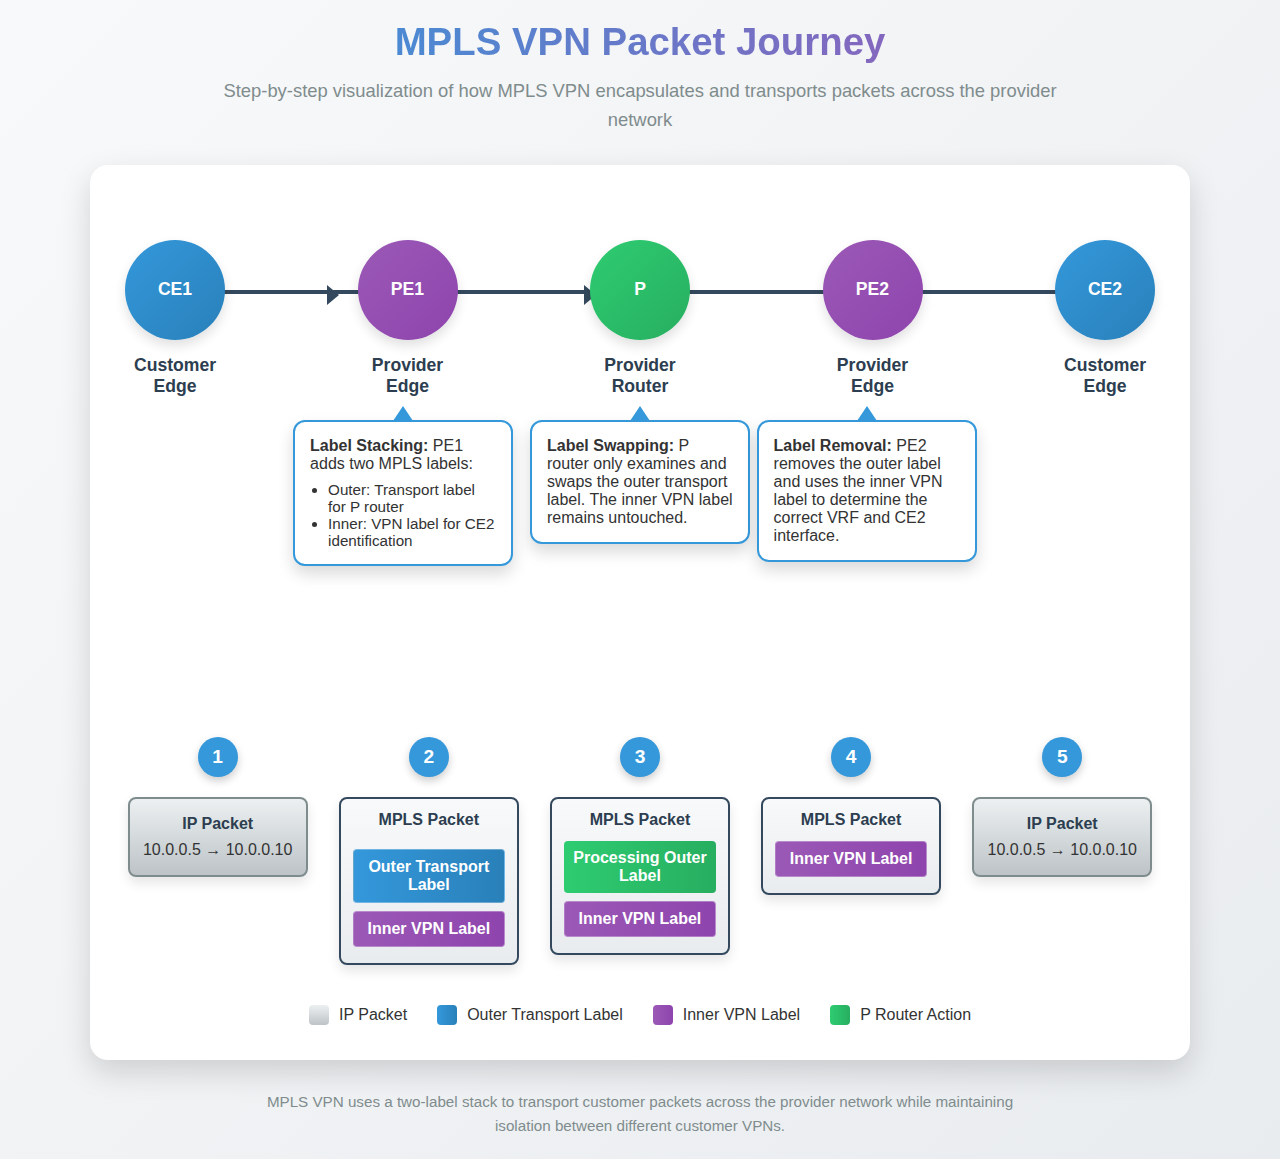
<file: templates/cn.html>
<!DOCTYPE html>
<html lang="en">
<head>
    <meta charset="UTF-8">
    <meta name="viewport" content="width=device-width, initial-scale=1.0">
    <title>MPLS VPN Packet Journey</title>
    <style>
        * {
            margin: 0;
            padding: 0;
            box-sizing: border-box;
            font-family: 'Segoe UI', Tahoma, Geneva, Verdana, sans-serif;
        }
        
        body {
            background: linear-gradient(135deg, #f8f9fa 0%, #e9ecef 100%);
            min-height: 100vh;
            display: flex;
            flex-direction: column;
            align-items: center;
            padding: 20px;
            color: #333;
        }
        
        .header {
            text-align: center;
            margin-bottom: 30px;
            max-width: 900px;
        }
        
        h1 {
            font-size: 2.4rem;
            color: #2c3e50;
            margin-bottom: 12px;
            background: linear-gradient(90deg, #3498db, #9b59b6);
            -webkit-background-clip: text;
            -webkit-text-fill-color: transparent;
            background-clip: text;
        }
        
        .subtitle {
            color: #7f8c8d;
            font-size: 1.15rem;
            line-height: 1.6;
        }
        
        .diagram-container {
            background: white;
            border-radius: 18px;
            box-shadow: 0 12px 30px rgba(0, 0, 0, 0.15);
            padding: 35px;
            width: 100%;
            max-width: 1100px;
            position: relative;
            overflow: hidden;
        }
        
        .flow-diagram {
            display: flex;
            flex-direction: column;
            align-items: center;
            position: relative;
        }
        
        .network-path {
            display: flex;
            justify-content: space-between;
            width: 100%;
            margin: 40px 0;
            position: relative;
            z-index: 2;
        }
        
        .device {
            display: flex;
            flex-direction: column;
            align-items: center;
            z-index: 3;
            width: 100px; /* Explicit width for alignment */
        }
        
        .device-icon {
            width: 100px;
            height: 100px;
            border-radius: 50%;
            display: flex;
            justify-content: center;
            align-items: center;
            font-weight: bold;
            font-size: 1.1rem;
            box-shadow: 0 6px 12px rgba(0, 0, 0, 0.12);
            position: relative;
        }
        
        .ce1, .ce2 {
            background: linear-gradient(135deg, #3498db, #2980b9);
            color: white;
        }
        
        .pe1, .pe2 {
            background: linear-gradient(135deg, #9b59b6, #8e44ad);
            color: white;
        }
        
        .p-router {
            background: linear-gradient(135deg, #2ecc71, #27ae60);
            color: white;
        }
        
        .device-label {
            margin-top: 15px;
            font-weight: 600;
            font-size: 1.1rem;
            color: #2c3e50;
            text-align: center;
        }
        
        /* --- CORRECTED Connection line and arrows --- */
        .network-path::before {
            content: '';
            position: absolute;
            top: 50px; /* Vertically center with icons */
            left: 50px; /* Start at the center of the first icon */
            width: calc(100% - 100px); /* Extend to the center of the last icon */
            height: 4px;
            background-color: #34495e;
            z-index: 1;
        }
        
        .arrow-head {
            position: absolute;
            top: 45px; /* Vertically center with the line */
            width: 0;
            height: 0;
            border-top: 10px solid transparent;
            border-bottom: 10px solid transparent;
            border-left: 12px solid #34495e;
            z-index: 2;
        }
        
        /* Position arrows to point at the center of each device icon */
        .arrow-1 { left: 25%; transform: translateX(-56px); } /* 50px radius + 6px half of border */
        .arrow-2 { left: 50%; transform: translateX(-56px); }
        .arrow-3 { left: 75%; transform: translateX(-56px); }
        .arrow-4 { left: 100%; transform: translateX(-56px); }
        
        /* Remove old broken connection styles */
        .connection { display: none; }
        
        /* Step indicators */
        .steps {
            display: flex;
            justify-content: space-between;
            width: 100%;
            /* FIX: Increased margin to prevent overlap with callouts */
            margin-top: 300px;
            position: relative;
        }
        
        .step {
            display: flex;
            flex-direction: column;
            align-items: center;
            flex-basis: 18%; /* Assign equal space */
            position: relative;
        }
        
        .step-number {
            width: 40px;
            height: 40px;
            border-radius: 50%;
            background: #3498db;
            color: white;
            display: flex;
            justify-content: center;
            align-items: center;
            font-weight: bold;
            font-size: 1.2rem;
            margin-bottom: 20px;
            box-shadow: 0 4px 8px rgba(0, 0, 0, 0.2);
            z-index: 20;
            position: relative;
        }
        
        .packet {
            width: 180px;
            min-height: 80px;
            background: white;
            border: 2px solid #34495e;
            border-radius: 8px;
            display: flex;
            flex-direction: column;
            justify-content: center;
            align-items: center;
            padding: 12px;
            box-shadow: 0 6px 12px rgba(0, 0, 0, 0.1);
            position: relative;
        }
        
        .packet-label {
            font-weight: 600;
            margin-bottom: 8px;
            color: #2c3e50;
        }
        
        .ip-packet {
            background: linear-gradient(to bottom, #ecf0f1, #bdc3c7);
            border-color: #7f8c8d;
        }
        
        .mpls-packet {
            background: linear-gradient(to bottom, #f8f9fa, #e9ecef);
        }
        
        .label-stack {
            display: flex;
            flex-direction: column;
            width: 100%;
            margin-top: 8px;
        }
        
        .label {
            width: 100%;
            padding: 8px;
            text-align: center;
            font-weight: 600;
            border-radius: 4px;
            margin: 4px 0;
        }
        
        .outer-label {
            background: linear-gradient(to right, #3498db, #2980b9);
            color: white;
            border: 1px solid rgba(255, 255, 255, 0.3);
        }
        
        .inner-label {
            background: linear-gradient(to right, #9b59b6, #8e44ad);
            color: white;
            border: 1px solid rgba(255, 255, 255, 0.3);
        }
        
        .p-router-action {
            background: linear-gradient(to right, #2ecc71, #27ae60);
            color: white;
        }
        
        .callout {
            position: absolute;
            background: white;
            border: 2px solid #3498db;
            border-radius: 12px;
            padding: 15px;
            box-shadow: 0 8px 16px rgba(0, 0, 0, 0.15);
            z-index: 10;
            width: 220px;
        }
        
        /* FIX: Position callouts below the network devices */
        .callout-2 {
            top: 220px;
            left: 27%;
            transform: translateX(-50%);
        }
        
        .callout-3 {
            top: 220px;
            left: 50%;
            transform: translateX(-50%);
        }
        
        .callout-4 {
            top: 220px;
            left: 72%;
            transform: translateX(-50%);
        }
        
        /* Corrected callout arrow to point UP */
        .callout-arrow {
            position: absolute;
            top: -16px; /* Position above the callout box */
            left: 50%;
            transform: translateX(-50%);
            width: 0;
            height: 0;
            border-left: 10px solid transparent;
            border-right: 10px solid transparent;
            border-bottom: 15px solid #3498db; /* Make it point up */
        }
        
        .legend {
            display: flex;
            justify-content: center;
            gap: 30px;
            margin-top: 40px;
            flex-wrap: wrap;
        }
        
        .legend-item {
            display: flex;
            align-items: center;
            gap: 10px;
        }
        
        .legend-color {
            width: 20px;
            height: 20px;
            border-radius: 4px;
        }
        
        .legend-ip { background: linear-gradient(to bottom, #ecf0f1, #bdc3c7); }
        .legend-outer { background: linear-gradient(to right, #3498db, #2980b9); }
        .legend-inner { background: linear-gradient(to right, #9b59b6, #8e44ad); }
        .legend-p { background: linear-gradient(to right, #2ecc71, #27ae60); }
        
        .footer {
            margin-top: 30px;
            text-align: center;
            color: #7f8c8d;
            font-size: 0.95rem;
            max-width: 800px;
            line-height: 1.6;
        }
        
        @media (max-width: 1000px) {
            .steps {
                flex-wrap: wrap;
                gap: 30px;
                margin-top: 40px;
            }
            
            .step {
                width: 45%;
                margin-bottom: 20px;
                flex-basis: auto;
            }
            
            .callout {
                position: relative;
                margin-top: 20px;
                left: auto !important;
                top: auto !important;
                transform: none !important;
                max-width: 100%;
            }
            
            .callout-arrow {
                display: none;
            }
            
            .network-path {
                flex-wrap: wrap;
                gap: 20px;
                justify-content: center;
            }
            
            .network-path::before, .arrow-head {
                display: none;
            }
        }
    </style>
</head>
<body>
    <div class="header">
        <h1>MPLS VPN Packet Journey</h1>
        <p class="subtitle">Step-by-step visualization of how MPLS VPN encapsulates and transports packets across the provider network</p>
    </div>
    
    <div class="diagram-container">
        <div class="flow-diagram">
            <!-- Network Devices -->
            <div class="network-path">
                <div class="device">
                    <div class="device-icon ce1">CE1</div>
                    <div class="device-label">Customer Edge</div>
                </div>
                
                <div class="device">
                    <div class="device-icon pe1">PE1</div>
                    <div class="device-label">Provider Edge</div>
                </div>
                
                <div class="device">
                    <div class="device-icon p-router">P</div>
                    <div class="device-label">Provider Router</div>
                </div>
                
                <div class="device">
                    <div class="device-icon pe2">PE2</div>
                    <div class="device-label">Provider Edge</div>
                </div>
                
                <div class="device">
                    <div class="device-icon ce2">CE2</div>
                    <div class="device-label">Customer Edge</div>
                </div>
                
                <!-- Arrow heads for the connecting line -->
                <div class="arrow-head arrow-1"></div>
                <div class="arrow-head arrow-2"></div>
                <div class="arrow-head arrow-3"></div>
                <div class="arrow-head arrow-4"></div>
            </div>
            
            <!-- Step-by-step packets -->
            <div class="steps">
                <div class="step">
                    <div class="step-number">1</div>
                    <div class="packet ip-packet">
                        <div class="packet-label">IP Packet</div>
                        <div>10.0.0.5 → 10.0.0.10</div>
                    </div>
                </div>
                
                <div class="step">
                    <div class="step-number">2</div>
                    <div class="packet mpls-packet">
                        <div class="packet-label">MPLS Packet</div>
                        <div class="label-stack">
                            <div class="label outer-label">Outer Transport Label</div>
                            <div class="label inner-label">Inner VPN Label</div>
                        </div>
                    </div>
                </div>
                
                <div class="step">
                    <div class="step-number">3</div>
                    <div class="packet mpls-packet">
                        <div class="packet-label">MPLS Packet</div>
                        <div class="label p-router-action">Processing Outer Label</div>
                        <div class="label inner-label">Inner VPN Label</div>
                    </div>
                </div>
                
                <div class="step">
                    <div class="step-number">4</div>
                    <div class="packet mpls-packet">
                        <div class="packet-label">MPLS Packet</div>
                        <div class="label inner-label">Inner VPN Label</div>
                    </div>
                </div>
                
                <div class="step">
                    <div class="step-number">5</div>
                    <div class="packet ip-packet">
                        <div class="packet-label">IP Packet</div>
                        <div>10.0.0.5 → 10.0.0.10</div>
                    </div>
                </div>
            </div>
            
            <!-- Callouts -->
            <div class="callout callout-2">
                <div class="callout-arrow"></div>
                <strong>Label Stacking:</strong> PE1 adds two MPLS labels:
                <ul style="margin-top: 8px; padding-left: 18px; font-size: 0.95rem;">
                    <li>Outer: Transport label for P router</li>
                    <li>Inner: VPN label for CE2 identification</li>
                </ul>
            </div>
            
            <div class="callout callout-3">
                <div class="callout-arrow"></div>
                <strong>Label Swapping:</strong> P router only examines and swaps the outer transport label. The inner VPN label remains untouched.
            </div>
            
            <div class="callout callout-4">
                <div class="callout-arrow"></div>
                <strong>Label Removal:</strong> PE2 removes the outer label and uses the inner VPN label to determine the correct VRF and CE2 interface.
            </div>
        </div>
        
        <div class="legend">
            <div class="legend-item">
                <div class="legend-color legend-ip"></div>
                <span>IP Packet</span>
            </div>
            <div class="legend-item">
                <div class="legend-color legend-outer"></div>
                <span>Outer Transport Label</span>
            </div>
            <div class="legend-item">
                <div class="legend-color legend-inner"></div>
                <span>Inner VPN Label</span>
            </div>
            <div class="legend-item">
                <div class="legend-color legend-p"></div>
                <span>P Router Action</span>
            </div>
        </div>
    </div>
    
    <div class="footer">
        <p>MPLS VPN uses a two-label stack to transport customer packets across the provider network while maintaining isolation between different customer VPNs.</p>
    </div>
</body>
</html>
</file>
